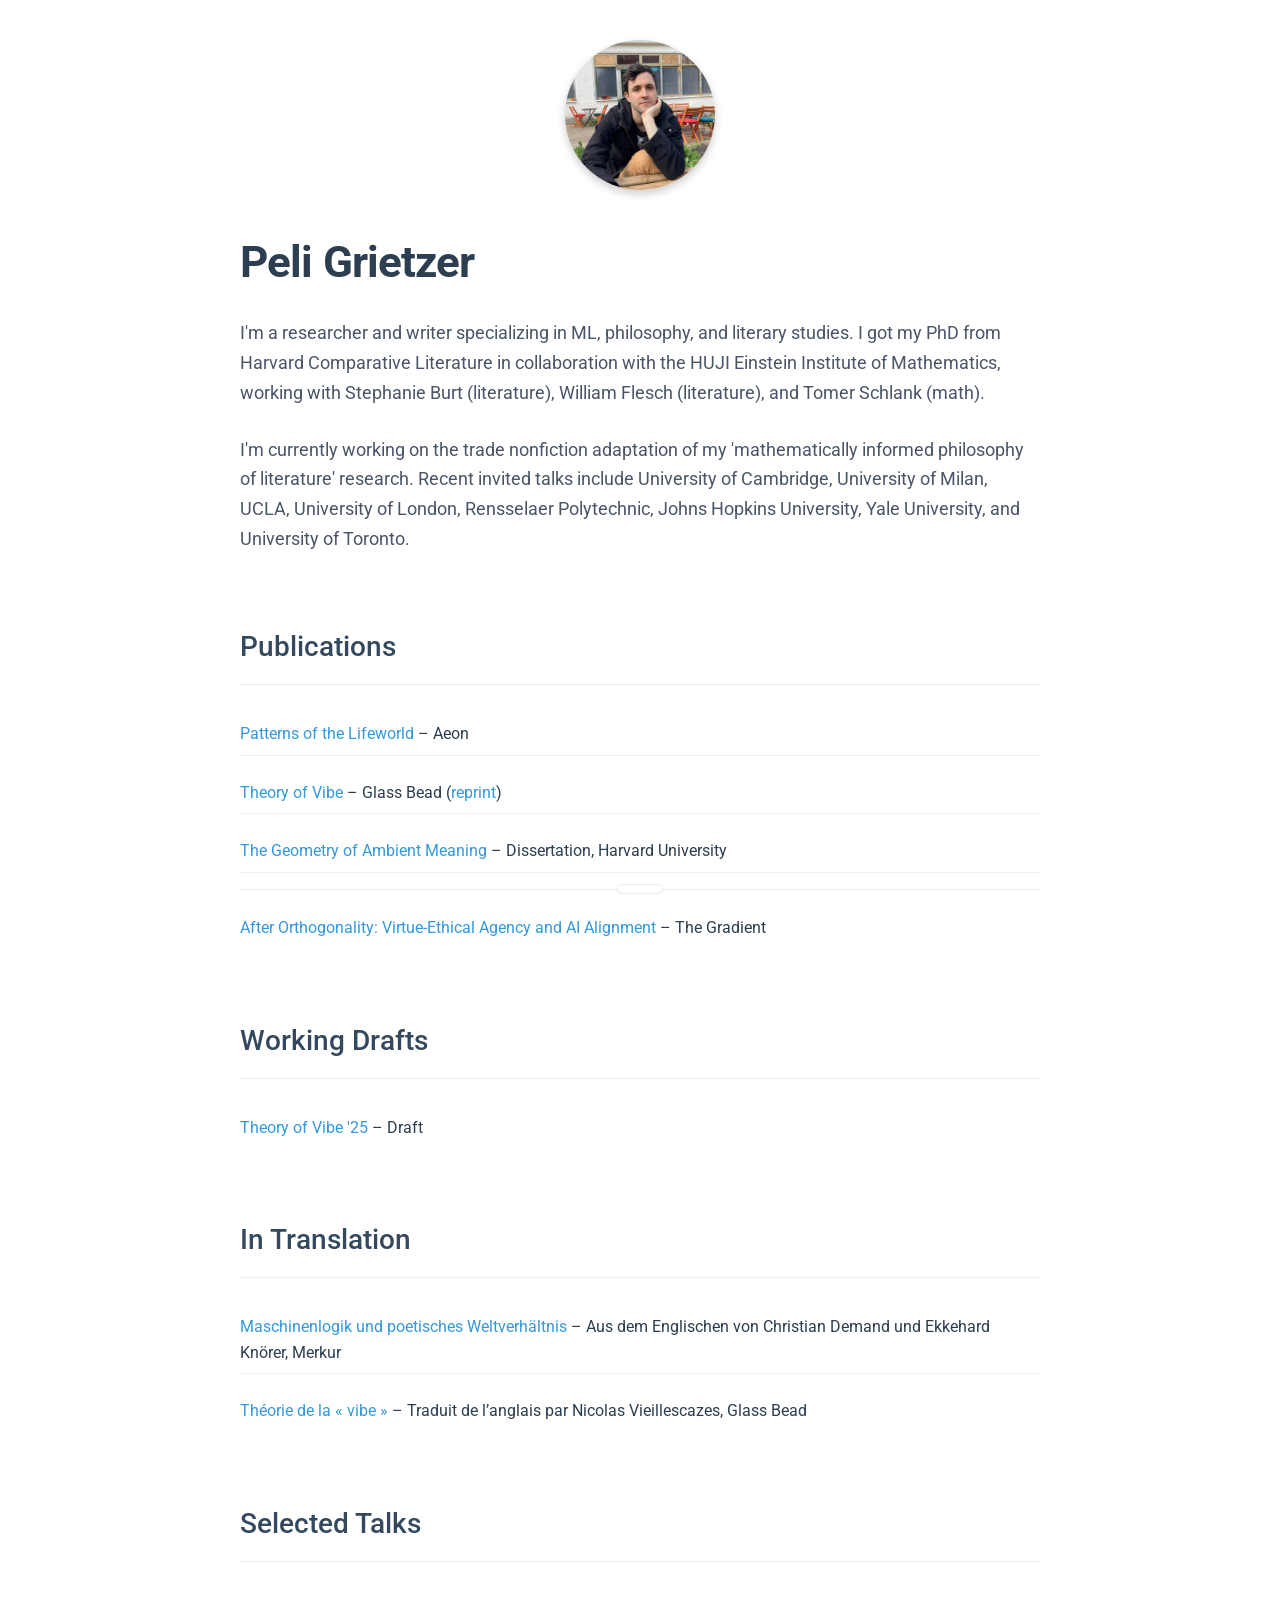
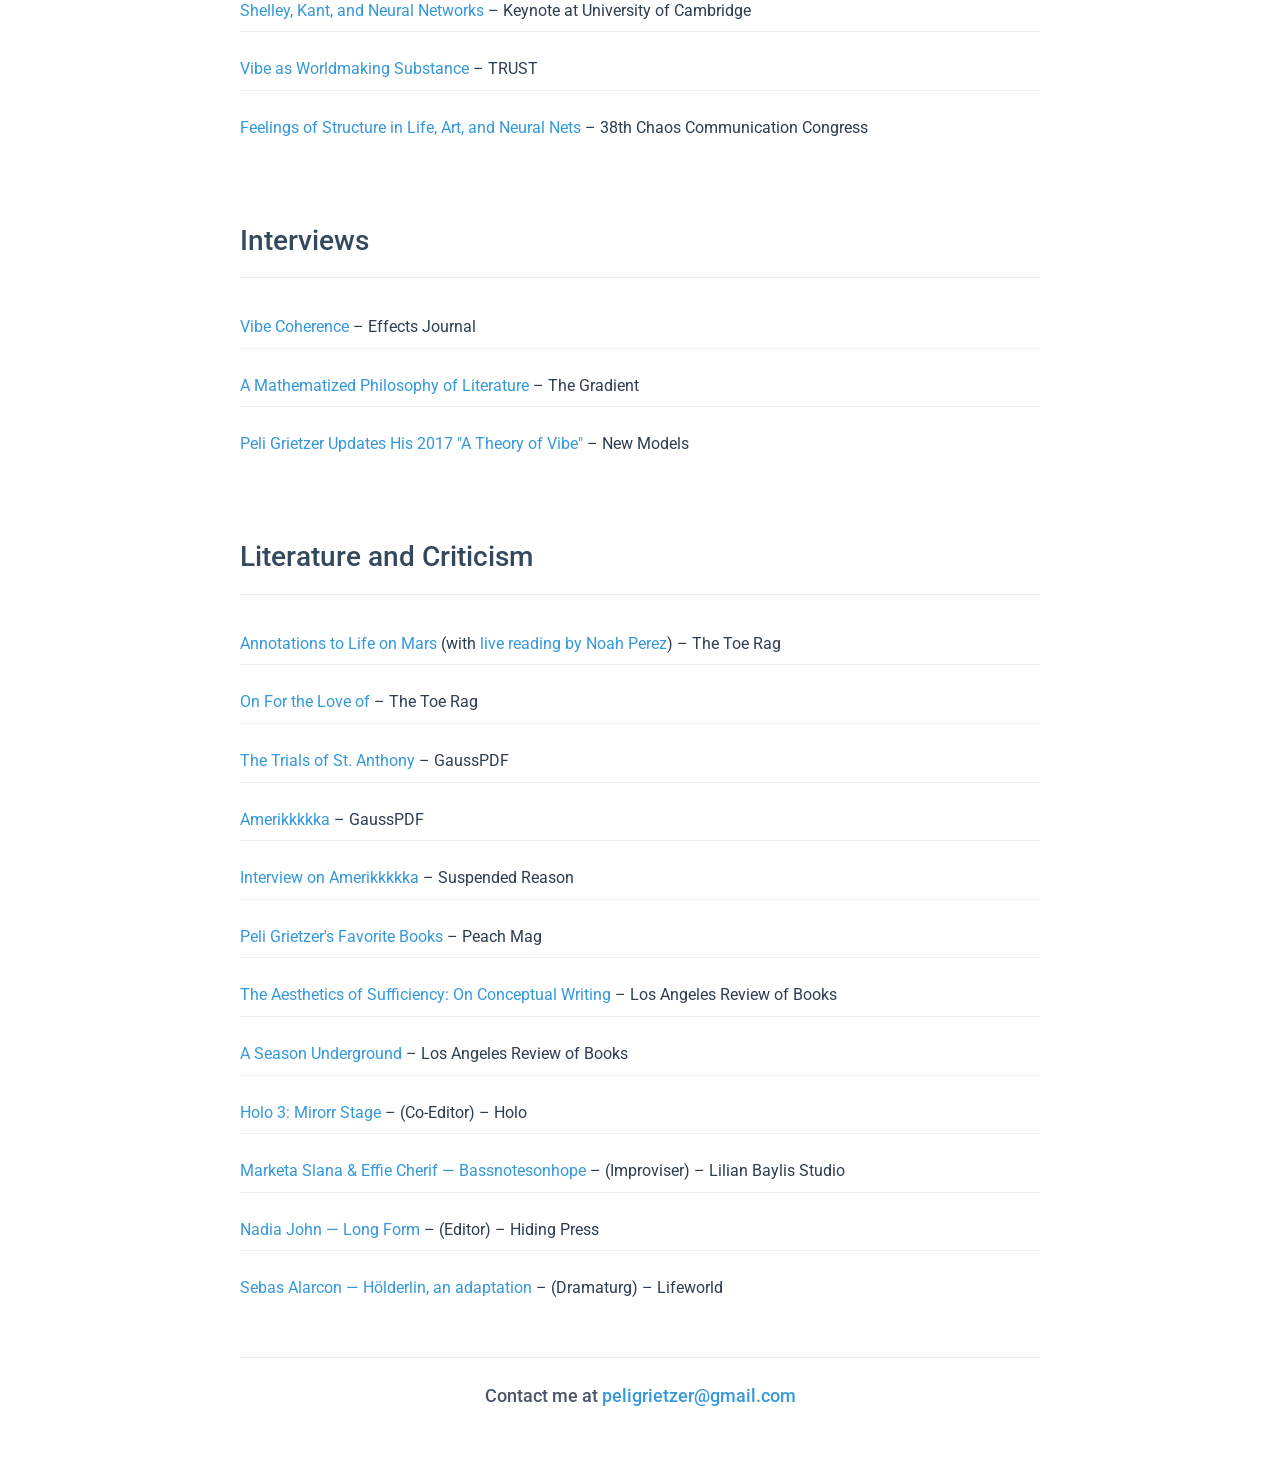
<file: index.html>
<!DOCTYPE html>
<html lang="en">
<head>
  <meta charset="UTF-8">
  <meta name="viewport" content="width=device-width, initial-scale=1.0">
  <title>Peli Grietzer - Researcher & Writer</title>
  <link rel="stylesheet" href="https://fonts.googleapis.com/css2?family=Roboto:wght@400;500;700&display=swap">
  <style>
    body {
      font-family: 'Roboto', sans-serif;
      line-height: 1.6;
      max-width: 800px;
      margin: 0 auto;
      padding: 40px 20px;
      color: #2c3e50;
      background-color: #ffffff;
    }

    .portrait-container {
      text-align: center;
      margin-bottom: 20px;
    }

    .portrait-container img {
      border-radius: 50%;
      width: 150px;
      height: 150px;
      object-fit: cover;
      box-shadow: 0 4px 8px rgba(0, 0, 0, 0.2);
    }

    h1 {
      font-weight: 700;
      font-size: 2.75em;
      color: #2c3e50;
      margin-bottom: 0.5em;
      letter-spacing: -0.02em;
    }

    h2 {
      font-weight: 500;
      font-size: 1.75em;
      margin-top: 2.5em;
      margin-bottom: 1em;
      color: #34495e;
      border-bottom: 1px solid #e9ecef;
      padding-bottom: 0.5em;
    }

    p {
      font-size: 1.1em;
      color: #4a5568;
      margin-bottom: 1.5em;
      line-height: 1.7;
    }

    a {
      color: #3498db;
      text-decoration: none;
      border-bottom: 1px solid transparent;
      transition: border-bottom-color 0.2s ease;
    }

    a:hover {
      border-bottom-color: #3498db;
      text-decoration: none;
    }

    ul {
      list-style-type: none;
      padding-left: 0;
    }

    ul li {
      margin-bottom: 1em;
      padding: 0.5em 0;
      border-bottom: 1px solid #f0f0f0;
    }

    ul li:last-child {
      border-bottom: none;
    }

    /* Publications-only: purely visual divider inside list (no text) */
    .pub-list .pub-divider{
      list-style: none;
      padding: 0;
      margin: 0.9em 0 1.1em;
      border: 0;
      height: 1px;
      background: #e9ecef;            /* matches h2/contact divider */
      position: relative;
    }
    .pub-list .pub-divider::after{
      content:"";
      position:absolute;
      left:50%;
      top:50%;
      width: 44px;
      height: 8px;
      transform: translate(-50%,-50%);
      background: #ffffff;            /* matches page background */
      border-radius: 999px;
      border: 1px solid #e9ecef;      /* same divider color */
    }
    /* ensure divider doesn't inherit normal li border spacing in odd ways */
    .pub-list .pub-divider{
      border-bottom: none !important;
    }

    .contact {
      margin-top: 3em;
      padding: 1.5em 0;
      text-align: center;
      border-top: 1px solid #e9ecef;
    }

    .contact p {
      margin: 0;
      font-weight: 500;
    }

    @media (max-width: 600px) {
      body {
        padding: 20px 15px;
      }

      h1 {
        font-size: 2.25em;
      }

      h2 {
        font-size: 1.5em;
      }
    }
  </style>
</head>
<body>
  <div class="portrait-container">
    <img src="peliport.jpg" alt="Portrait of Peli Grietzer">
  </div>

  <h1>Peli Grietzer</h1>

  <p>I'm a researcher and writer specializing in ML, philosophy, and literary studies. I got my PhD from Harvard Comparative Literature in collaboration with the HUJI Einstein Institute of Mathematics, working with Stephanie Burt (literature), William Flesch (literature), and Tomer Schlank (math).</p>

  <p>I'm currently working on the trade nonfiction adaptation of my 'mathematically informed philosophy of literature' research. Recent invited talks include University of Cambridge, University of Milan, UCLA, University of London, Rensselaer Polytechnic, Johns Hopkins University, Yale University, and University of Toronto.</p>

  <h2>Publications</h2>
  <ul class="pub-list">
    <li><a href="https://aeon.co/essays/why-poetry-is-a-variety-of-mathematical-experience">Patterns of the Lifeworld</a> – Aeon </li>
    <li><a href="https://www.glass-bead.org/article/a-theory-of-vibe/?lang=enview">Theory of Vibe</a> – Glass Bead (<a href="https://www.openhumanitiespress.org/books/titles/thinking-with-ai/">reprint</a>) </li>
    <li><a href="https://dash.harvard.edu/handle/1/39988028">The Geometry of Ambient Meaning</a> – Dissertation, Harvard University </li>

    <li class="pub-divider" role="separator" aria-hidden="true"></li>

    <li><a href="https://thegradient.pub/virtue-ethics-ai-alignment/">After Orthogonality: Virtue-Ethical Agency and AI Alignment</a> – The Gradient </li>
  </ul>

  <h2>Working Drafts</h2>
  <ul>
    <li><a href="https://open.substack.com/pub/peligrietzer/p/theory-of-vibe-25?utm_campaign=post-expanded-share&utm_medium=web"> Theory of Vibe '25 </a> – Draft </li>
  </ul>

  <h2>In Translation</h2>
  <ul>
    <li><a href="https://www.merkur-zeitschrift.de/artikel/maschinenlogik-und-poetisches-weltverhaeltnis-a-mr-77-12-30/"> Maschinenlogik und poetisches Weltverhältnis </a> – Aus dem Englischen von Christian Demand und Ekkehard Knörer, Merkur</li>
    <li><a href="https://www.glass-bead.org/article/a-theory-of-vibe/?lang=frview"> Théorie de la « vibe » </a> – Traduit de l’anglais par Nicolas Vieillescazes, Glass Bead </li>
  </ul>

  <h2>Selected Talks</h2>
  <ul>
    <li><a href="https://youtu.be/imdKi8XyVCc?si=uOf9Y22D-ehxQdKn">Shelley, Kant, and Neural Networks</a> – Keynote at University of Cambridge </li>
    <li><a href="https://www.youtube.com/watch?v=Zi8KUL7Hnv0">Vibe as Worldmaking Substance</a> – TRUST </li>
    <li><a href="https://media.ccc.de/v/38c3-feelings-of-structure-in-life-art-and-neural-nets">Feelings of Structure in Life, Art, and Neural Nets </a> – 38th Chaos Communication Congress </li>
  </ul>

  <h2>Interviews</h2>
  <ul>
    <li><a href="https://effects-journal.com/archive/vibe-coherence">Vibe Coherence</a> – Effects Journal</li>
    <li><a href="https://thegradientpub.substack.com/p/peli-grietzer-a-mathematized-philosophy">A Mathematized Philosophy of Literature</a> – The Gradient</li>
    <li><a href="https://soundcloud.com/newmodels/peli-grietzer-2026?si=33bec6c96cb444eea659ac1206b64efb&utm_source=clipboard&utm_medium=text&utm_campaign=social_sharing">Peli Grietzer Updates His 2017 "A Theory of Vibe"</a> – New Models</li>
  </ul>

  <h2>Literature and Criticism</h2>
  <ul>
    <li><a href="https://x.com/peligrietzer/status/1846580394172297496">Annotations to Life on Mars</a> (with <a href="https://www.youtube.com/watch?v=kiOf8H1D4T4">live reading by Noah Perez</a>) – The Toe Rag </li>
    <li><a href="https://x.com/peligrietzer/status/1986115775053053968">On For the Love of</a> – The Toe Rag </li>
    <li><a href="https://www.gauss-pdf.com/post/146307399680/gpdf216-peli-grietzer-the-trials-of-st">The Trials of St. Anthony</a> – GaussPDF</li>
    <li><a href="https://www.gauss-pdf.com/post/74739362252/gpdf094gpdfe004-peli-grietzer-amerikkkkka">Amerikkkkka</a> – GaussPDF</li>
    <li><a href="https://suspendedreason.com/2019/05/21/each-venture-is-a-new-beginning/"> Interview on Amerikkkkka</a> – Suspended Reason</li>
    <li><a href="https://www.peachmgzn.com/post/peli-grietzers-favorite-books">Peli Grietzer's Favorite Books</a> – Peach Mag</li>
    <li><a href="https://lareviewofbooks.org/article/the-aesthetics-of-sufficiency-on-conceptual-writing/">The Aesthetics of Sufficiency: On Conceptual Writing</a> – Los Angeles Review of Books</li>
    <li><a href="https://lareviewofbooks.org/article/season-underground-russian-doll-mental-illness/">A Season Underground</a> – Los Angeles Review of Books</li>
    <li><a href="https://www.holo.mg/dossiers/holo-3/the-research-partner/"> Holo 3: Mirorr Stage </a> – (Co-Editor) – Holo</li>
    <li><a href="https://www.instagram.com/p/DXqXmAWgJy2/"> Marketa Slana & Effie Cherif — Bassnotesonhope </a> – (Improviser) – Lilian Baylis Studio</li>
    <li><a href="https://hidingpress.com/books/long-form">Nadia John — Long Form </a> – (Editor) – Hiding Press</li>
    <li><a href="https://www.instagram.com/p/DVwxAwdkVKt/">Sebas Alarcon — Hölderlin, an adaptation </a> – (Dramaturg) – Lifeworld</li>

    
  </ul>

  <div class="contact">
    <p>Contact me at <a href="mailto:peligrietzer@gmail.com">peligrietzer@gmail.com</a></p>
  </div>
</body>
</html>
</file>
